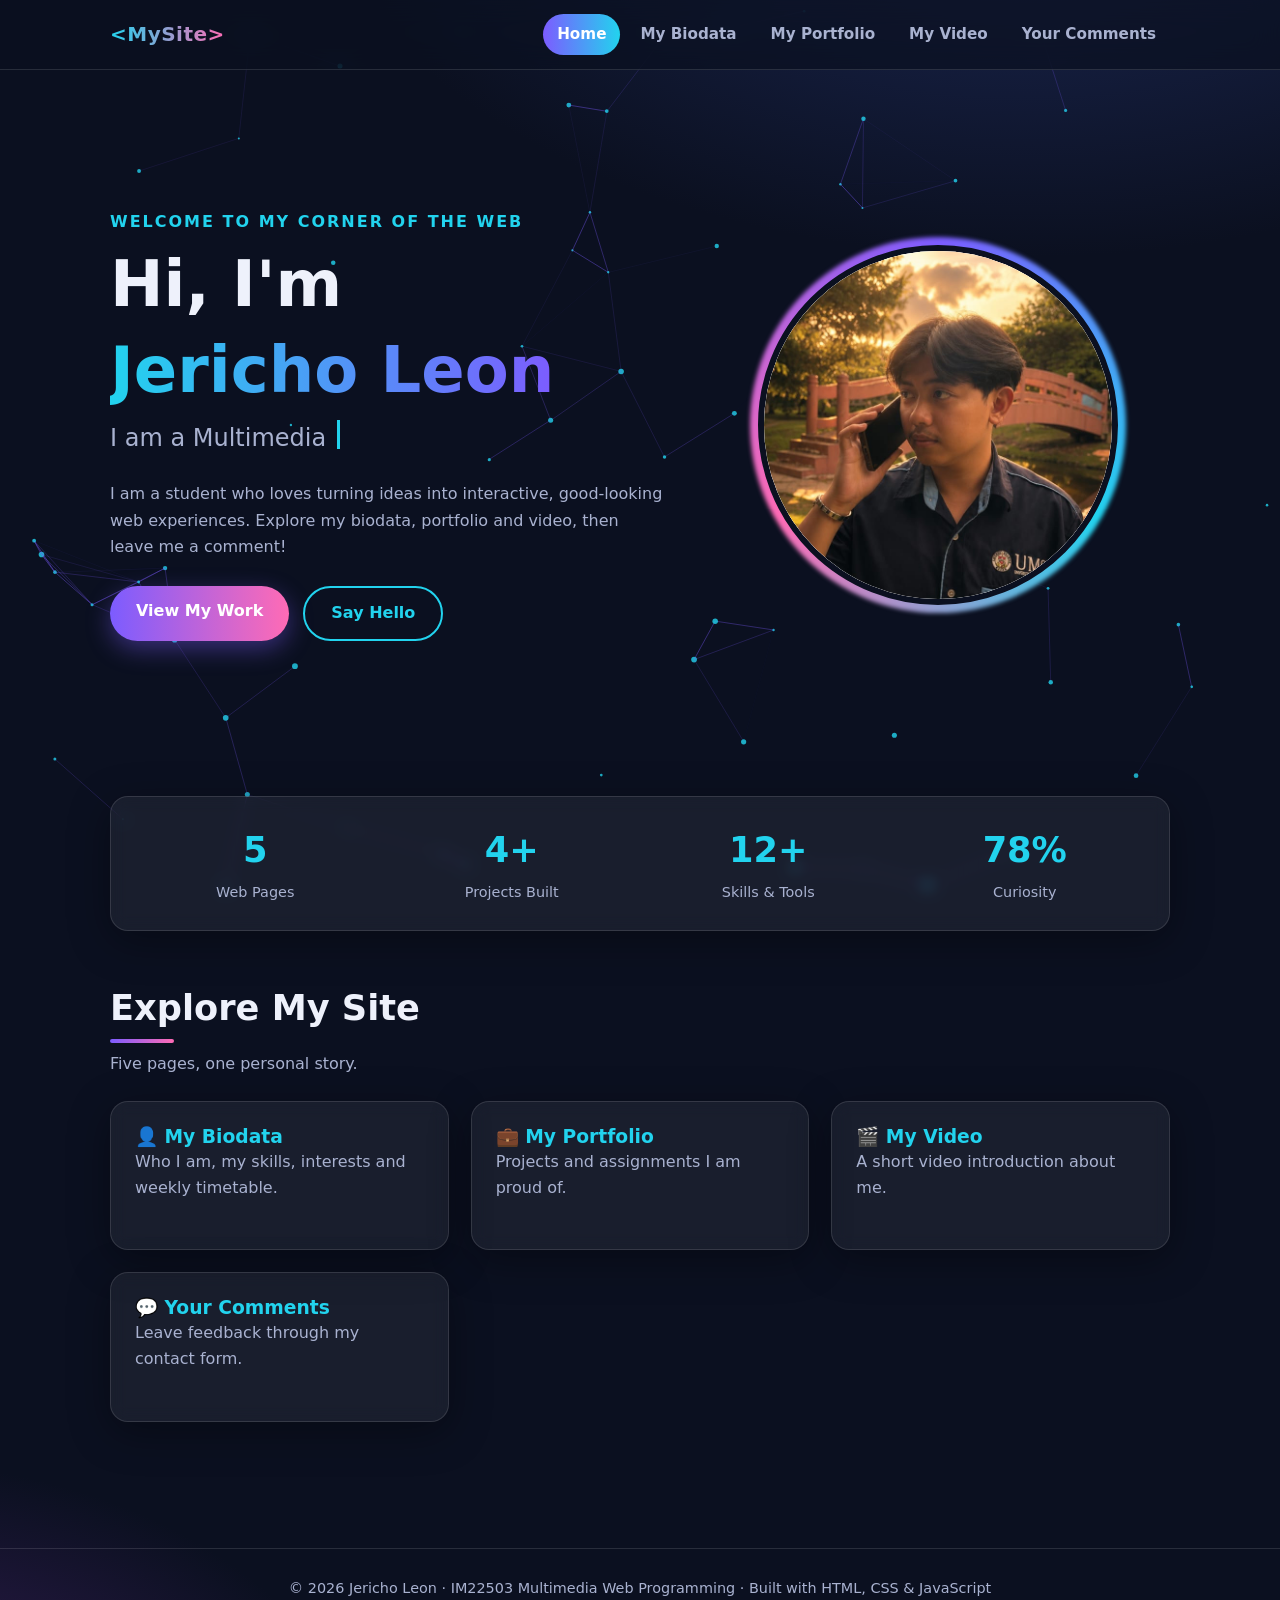
<file: index.html>
<!DOCTYPE html>
<html lang="en">
<head>
  <meta charset="UTF-8">
  <meta name="viewport" content="width=device-width, initial-scale=1">
  <meta name="description" content="Personal portfolio homepage of Your Name">
  <title>Home | My Site</title>
  <link rel="stylesheet" href="css/style.css">
</head>
<body>
  <a class="skip-link" href="#main">Skip to content</a>
  <canvas id="bg-canvas" aria-hidden="true"></canvas>
  <header class="site-header">
    <nav class="nav" aria-label="Main navigation">
      <a class="logo" href="index.html">&lt;MySite&gt;</a>
      <button class="menu-btn" aria-label="Toggle menu" aria-expanded="false">&#9776;</button>
      <ul>
        <li><a href="index.html" class="active" aria-current="page">Home</a></li>
        <li><a href="biodata.html">My Biodata</a></li>
        <li><a href="portfolio.html">My Portfolio</a></li>
        <li><a href="video.html">My Video</a></li>
        <li><a href="comments.html">Your Comments</a></li>
      </ul>
    </nav>
  </header>
  <main id="main">

    <section class="hero">
      <div>
        <p class="hi">Welcome to my corner of the web</p>
        <h1>Hi, I'm</h1>
        <h1><span class="grad">Jericho Leon</span></h1>
        <p class="typing">I am <span id="typewriter"></span><span class="cursor" aria-hidden="true"></span></p>
        <p class="lead" style="margin-top:14px">I am a student who loves turning ideas into interactive, good-looking web experiences. Explore my biodata, portfolio and video, then leave me a comment!</p>
        <div class="hero-actions">
          <a class="btn" href="portfolio.html">View My Work</a>
          <a class="btn ghost" href="comments.html">Say Hello</a>
        </div>
      </div>
      <div class="avatar-wrap">
        <img src="assets/profile.svg" alt="Profile picture of Your Name" width="360" height="360">
      </div>
    </section>

    <section class="reveal" aria-label="Quick facts">
      <div class="card stats">
        <div><div class="num" data-count="5" data-suffix="">0</div><span>Web Pages</span></div>
        <div><div class="num" data-count="4" data-suffix="+">0</div><span>Projects Built</span></div>
        <div><div class="num" data-count="12" data-suffix="+">0</div><span>Skills &amp; Tools</span></div>
        <div><div class="num" data-count="100" data-suffix="%">0</div><span>Curiosity</span></div>
      </div>
    </section>

    <section class="reveal">
      <h2 class="section-title">Explore My Site</h2>
      <p class="lead">Five pages, one personal story.</p>
      <div class="grid cols-3">
        <a class="card" href="biodata.html"><h3>&#128100; My Biodata</h3><p class="lead">Who I am, my skills, interests and weekly timetable.</p></a>
        <a class="card" href="portfolio.html"><h3>&#128188; My Portfolio</h3><p class="lead">Projects and assignments I am proud of.</p></a>
        <a class="card" href="video.html"><h3>&#127916; My Video</h3><p class="lead">A short video introduction about me.</p></a>
        <a class="card" href="comments.html"><h3>&#128172; Your Comments</h3><p class="lead">Leave feedback through my contact form.</p></a>
      </div>
    </section>

  </main>
  <footer>
    <p>&copy; <span id="year">2026</span> Jericho Leon &middot; IM22503 Multimedia Web Programming &middot; Built with HTML, CSS &amp; JavaScript</p>
  </footer>
  <script src="js/main.js"></script>
</body>
</html>
</file>
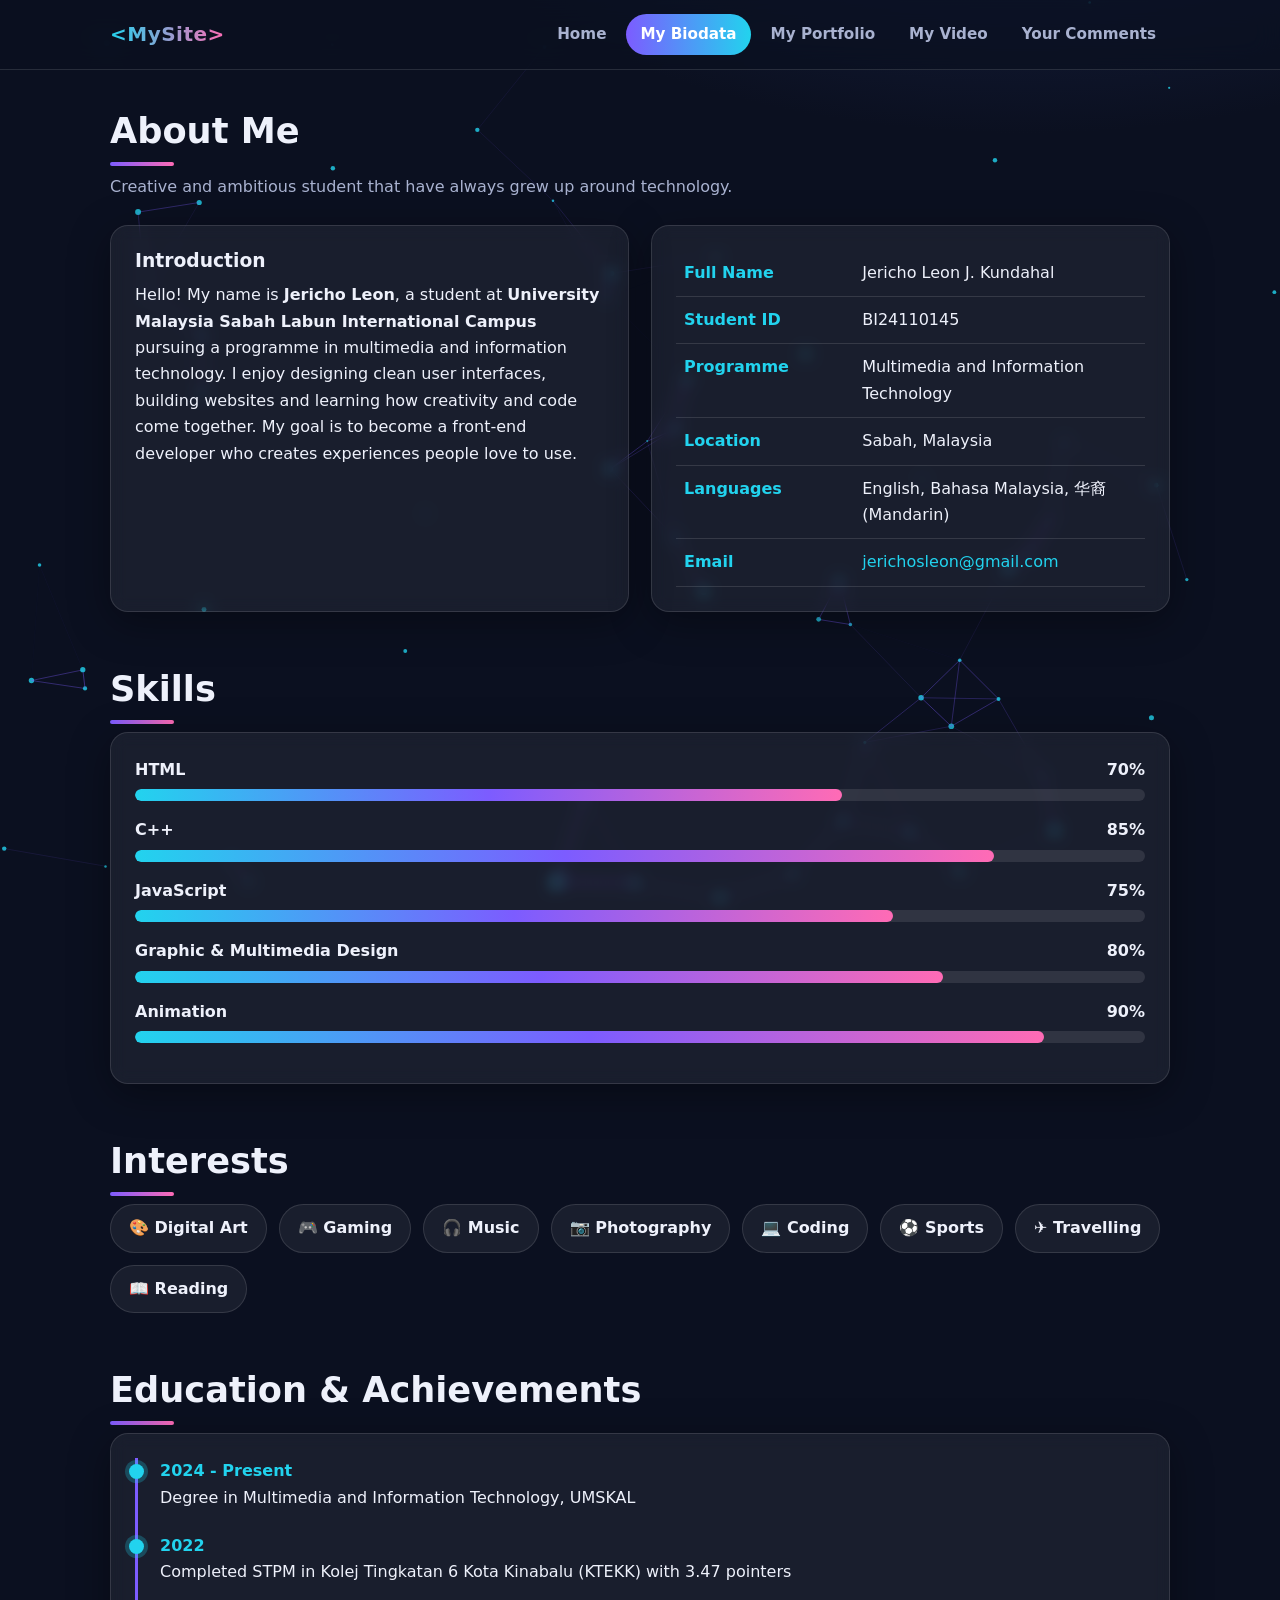
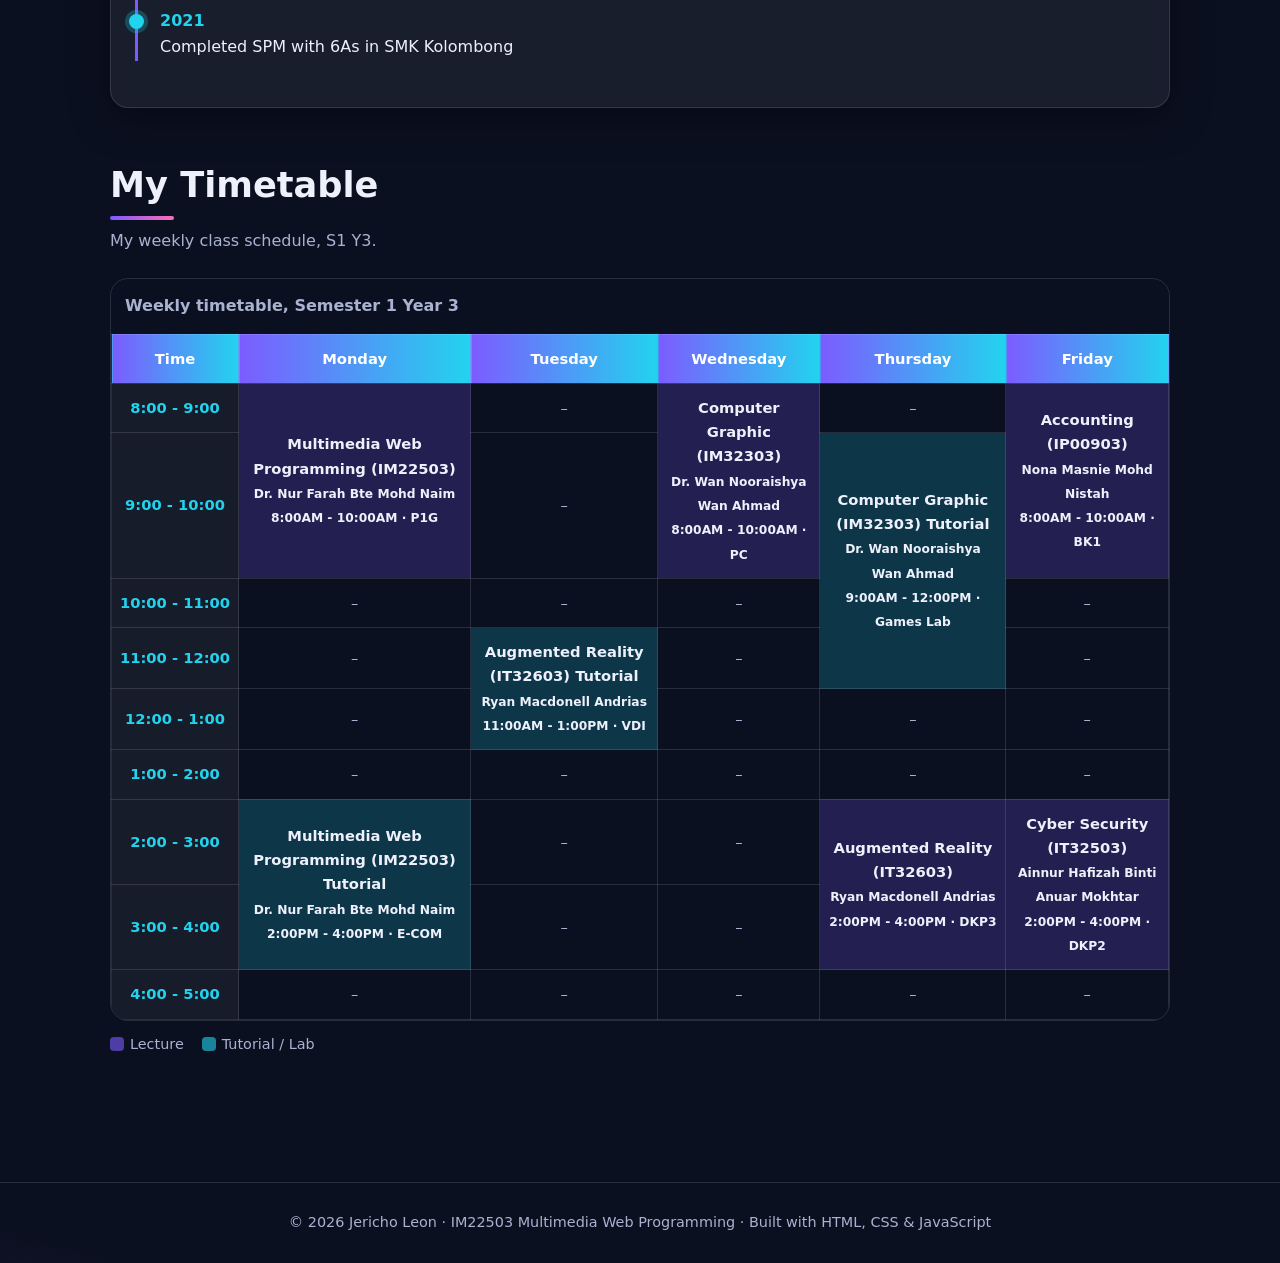
<file: biodata.html>
<!DOCTYPE html>
<html lang="en">
<head>
  <meta charset="UTF-8">
  <meta name="viewport" content="width=device-width, initial-scale=1">
  <meta name="description" content="Biodata, skills, interests and timetable of Your Name">
  <title>My Biodata | My Site</title>
  <link rel="stylesheet" href="css/style.css">
</head>
<body>
  <a class="skip-link" href="#main">Skip to content</a>
  <canvas id="bg-canvas" aria-hidden="true"></canvas>
  <header class="site-header">
    <nav class="nav" aria-label="Main navigation">
      <a class="logo" href="index.html">&lt;MySite&gt;</a>
      <button class="menu-btn" aria-label="Toggle menu" aria-expanded="false">&#9776;</button>
      <ul>
        <li><a href="index.html">Home</a></li>
        <li><a href="biodata.html" class="active" aria-current="page">My Biodata</a></li>
        <li><a href="portfolio.html">My Portfolio</a></li>
        <li><a href="video.html">My Video</a></li>
        <li><a href="comments.html">Your Comments</a></li>
      </ul>
    </nav>
  </header>
  <main id="main">

    <section class="reveal">
      <h2 class="section-title">About Me</h2>
      <p class="lead">Creative and ambitious student that have always grew up around technology.</p>
      <div class="grid cols-2">
        <div class="card">
          <h3 style="margin-bottom:10px">Introduction</h3>
          <p>Hello! My name is <b>Jericho Leon</b>, a student at <b>University Malaysia Sabah Labun International Campus</b> pursuing a programme in multimedia and information technology. I enjoy designing clean user interfaces, building websites and learning how creativity and code come together. My goal is to become a front-end developer who creates experiences people love to use.</p>
        </div>
        <div class="card">
          <table class="profile-table">
            <tr><th scope="row">Full Name</th><td>Jericho Leon J. Kundahal</td></tr>
            <tr><th scope="row">Student ID</th><td>BI24110145</td></tr>
            <tr><th scope="row">Programme</th><td>Multimedia and Information Technology</td></tr>
            <tr><th scope="row">Location</th><td>Sabah, Malaysia</td></tr>
            <tr><th scope="row">Languages</th><td>English, Bahasa Malaysia, 华裔(Mandarin)</td></tr>
            <tr><th scope="row">Email</th><td><a href="mailto:you@example.com">jerichosleon@gmail.com</a></td></tr>
          </table>
        </div>
      </div>
    </section>

    <section class="reveal">
      <h2 class="section-title">Skills</h2>
      <div class="card"><div class="skill"><div class="skill-head"><span>HTML</span><span>70%</span></div><div class="bar" role="img" aria-label="HTML proficiency 70 percent"><i data-level="70"></i></div></div><div class="skill"><div class="skill-head"><span>C++</span><span>85%</span></div><div class="bar" role="img" aria-label="CSS3 &amp; Responsive Design proficiency 85 percent"><i data-level="85"></i></div></div><div class="skill"><div class="skill-head"><span>JavaScript</span><span>75%</span></div><div class="bar" role="img" aria-label="JavaScript proficiency 75 percent"><i data-level="75"></i></div></div><div class="skill"><div class="skill-head"><span>Graphic &amp; Multimedia Design</span><span>80%</span></div><div class="bar" role="img" aria-label="Graphic &amp; Multimedia Design proficiency 80 percent"><i data-level="80"></i></div></div><div class="skill"><div class="skill-head"><span>Animation</span><span>90%</span></div><div class="bar" role="img" aria-label="Animation proficiency 90 percent"><i data-level="90"></i></div></div></div>
    </section>

    <section class="reveal">
      <h2 class="section-title">Interests</h2>
      <ul class="chips">
        <li>&#127912; Digital Art</li><li>&#127918; Gaming</li><li>&#127911; Music</li>
        <li>&#128247; Photography</li><li>&#128187; Coding</li><li>&#9917; Sports</li>
        <li>&#9992;&#65039; Travelling</li><li>&#128214; Reading</li>
      </ul>
    </section>

    <section class="reveal">
      <h2 class="section-title">Education &amp; Achievements</h2>
      <div class="card">
        <ul class="timeline">
          <li><b>2024 - Present</b><br>Degree in Multimedia and Information Technology, UMSKAL</li>
          <li><b>2022</b><br>Completed STPM in Kolej Tingkatan 6 Kota Kinabalu (KTEKK) with 3.47 pointers</li>
          <li><b>2021</b><br>Completed SPM with 6As in SMK Kolombong</li>
        </ul>
      </div>
    </section>

    <section class="reveal">
      <h2 class="section-title">My Timetable</h2>
      <p class="lead">My weekly class schedule, S1 Y3. <span id="today-note"></span></p>
      <div class="table-scroll">
        <table class="timetable">
          <caption>Weekly timetable, Semester 1 Year 3</caption>
          <thead>
            <tr>
              <th scope="col">Time</th>
              <th scope="col" data-day="1">Monday</th>
              <th scope="col" data-day="2">Tuesday</th>
              <th scope="col" data-day="3">Wednesday</th>
              <th scope="col" data-day="4">Thursday</th>
              <th scope="col" data-day="5">Friday</th>
            </tr>
          </thead>
          <tbody>
            <tr>
              <th scope="row">8:00 - 9:00</th>
              <td class="class" data-day="1" rowspan="2">Multimedia Web Programming (IM22503)<br><small>Dr. Nur Farah Bte Mohd Naim<br>8:00AM - 10:00AM &middot; P1G</small></td>
              <td class="free" data-day="2">&ndash;</td>
              <td class="class" data-day="3" rowspan="2">Computer Graphic (IM32303)<br><small>Dr. Wan Nooraishya Wan Ahmad<br>8:00AM - 10:00AM &middot; PC</small></td>
              <td class="free" data-day="4">&ndash;</td>
              <td class="class" data-day="5" rowspan="2">Accounting (IP00903)<br><small>Nona Masnie Mohd Nistah<br>8:00AM - 10:00AM &middot; BK1</small></td>
            </tr>
            <tr>
              <th scope="row">9:00 - 10:00</th>
              <td class="free" data-day="2">&ndash;</td>
              <td class="lab" data-day="4" rowspan="3">Computer Graphic (IM32303) Tutorial<br><small>Dr. Wan Nooraishya Wan Ahmad<br>9:00AM - 12:00PM &middot; Games Lab</small></td>
            </tr>
            <tr>
              <th scope="row">10:00 - 11:00</th>
              <td class="free" data-day="1">&ndash;</td>
              <td class="free" data-day="2">&ndash;</td>
              <td class="free" data-day="3">&ndash;</td>
              <td class="free" data-day="5">&ndash;</td>
            </tr>
            <tr>
              <th scope="row">11:00 - 12:00</th>
              <td class="free" data-day="1">&ndash;</td>
              <td class="lab" data-day="2" rowspan="2">Augmented Reality (IT32603) Tutorial<br><small>Ryan Macdonell Andrias<br>11:00AM - 1:00PM &middot; VDI</small></td>
              <td class="free" data-day="3">&ndash;</td>
              <td class="free" data-day="5">&ndash;</td>
            </tr>
            <tr>
              <th scope="row">12:00 - 1:00</th>
              <td class="free" data-day="1">&ndash;</td>
              <td class="free" data-day="3">&ndash;</td>
              <td class="free" data-day="4">&ndash;</td>
              <td class="free" data-day="5">&ndash;</td>
            </tr>
            <tr>
              <th scope="row">1:00 - 2:00</th>
              <td class="free" data-day="1">&ndash;</td>
              <td class="free" data-day="2">&ndash;</td>
              <td class="free" data-day="3">&ndash;</td>
              <td class="free" data-day="4">&ndash;</td>
              <td class="free" data-day="5">&ndash;</td>
            </tr>
            <tr>
              <th scope="row">2:00 - 3:00</th>
              <td class="lab" data-day="1" rowspan="2">Multimedia Web Programming (IM22503) Tutorial<br><small>Dr. Nur Farah Bte Mohd Naim<br>2:00PM - 4:00PM &middot; E-COM</small></td>
              <td class="free" data-day="2">&ndash;</td>
              <td class="free" data-day="3">&ndash;</td>
              <td class="class" data-day="4" rowspan="2">Augmented Reality (IT32603)<br><small>Ryan Macdonell Andrias<br>2:00PM - 4:00PM &middot; DKP3</small></td>
              <td class="class" data-day="5" rowspan="2">Cyber Security (IT32503)<br><small>Ainnur Hafizah Binti Anuar Mokhtar<br>2:00PM - 4:00PM &middot; DKP2</small></td>
            </tr>
            <tr>
              <th scope="row">3:00 - 4:00</th>
              <td class="free" data-day="2">&ndash;</td>
              <td class="free" data-day="3">&ndash;</td>
            </tr>
            <tr>
              <th scope="row">4:00 - 5:00</th>
              <td class="free" data-day="1">&ndash;</td>
              <td class="free" data-day="2">&ndash;</td>
              <td class="free" data-day="3">&ndash;</td>
              <td class="free" data-day="4">&ndash;</td>
              <td class="free" data-day="5">&ndash;</td>
            </tr>
          </tbody>
        </table>
      </div>
      <div class="legend"><span class="l1">Lecture</span><span class="l2">Tutorial / Lab</span></div>
    </section>

  </main>
  <footer>
    <p>&copy; <span id="year">2026</span> Jericho Leon &middot; IM22503 Multimedia Web Programming &middot; Built with HTML, CSS &amp; JavaScript</p>
  <script src="js/main.js"></script>
</body>
</html>
</file>
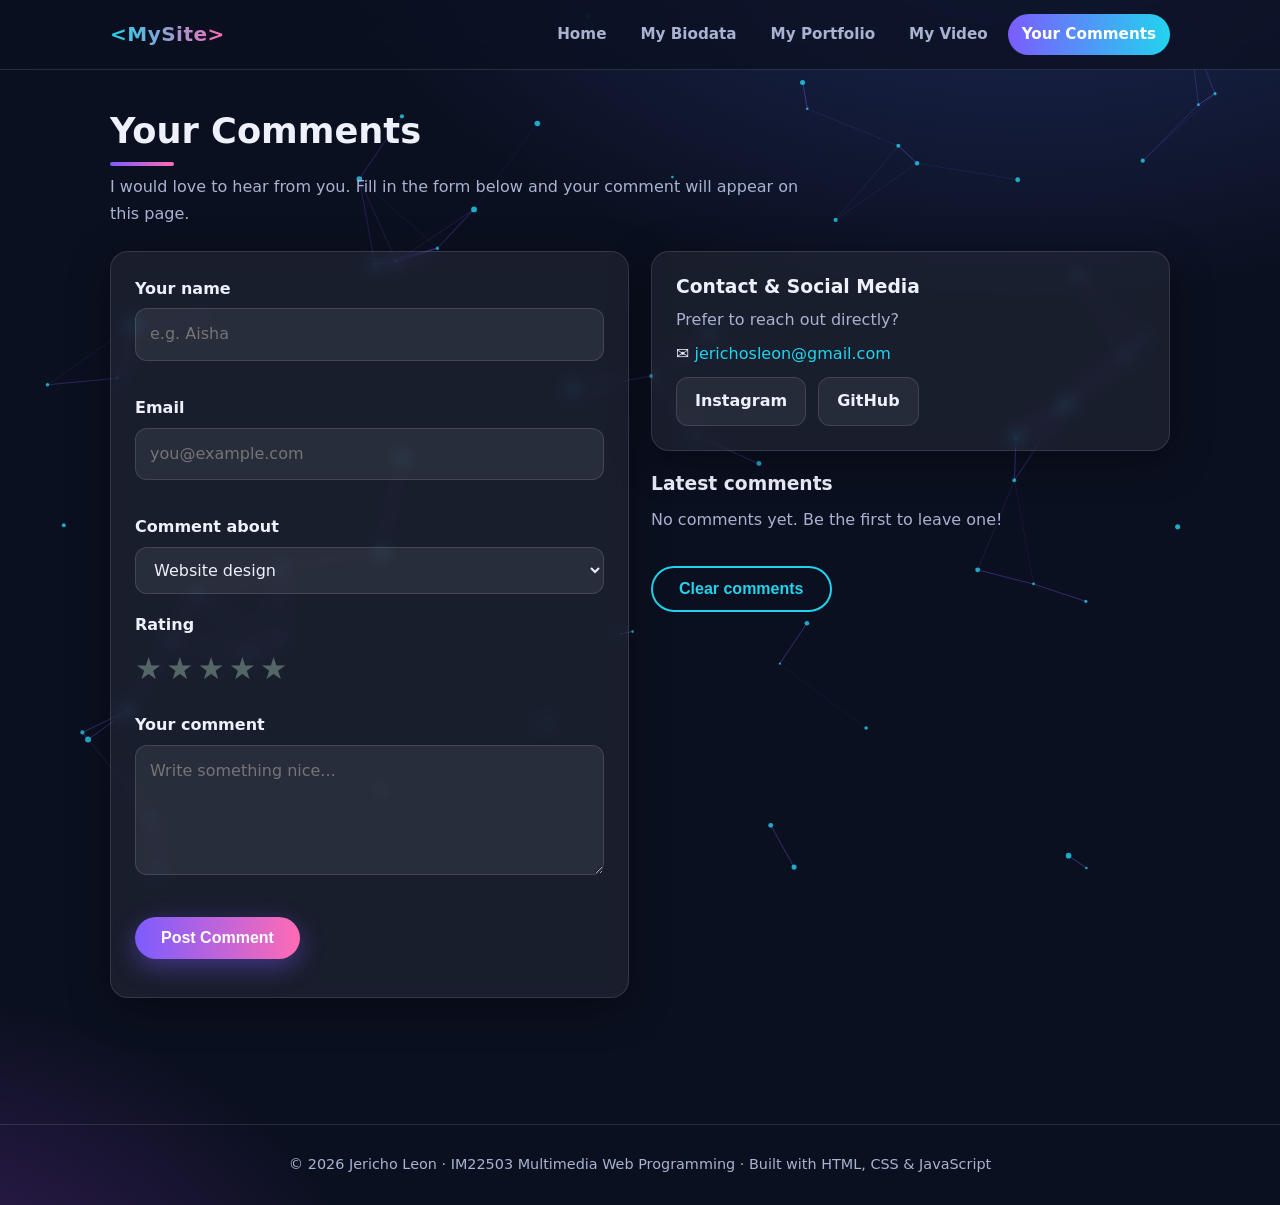
<file: comments.html>
<!DOCTYPE html>
<html lang="en">
<head>
  <meta charset="UTF-8">
  <meta name="viewport" content="width=device-width, initial-scale=1">
  <meta name="description" content="Leave a comment and contact Your Name">
  <title>Your Comments | My Site</title>
  <link rel="stylesheet" href="css/style.css">
</head>
<body>
  <a class="skip-link" href="#main">Skip to content</a>
  <canvas id="bg-canvas" aria-hidden="true"></canvas>
  <header class="site-header">
    <nav class="nav" aria-label="Main navigation">
      <a class="logo" href="index.html">&lt;MySite&gt;</a>
      <button class="menu-btn" aria-label="Toggle menu" aria-expanded="false">&#9776;</button>
      <ul>
        <li><a href="index.html">Home</a></li>
        <li><a href="biodata.html">My Biodata</a></li>
        <li><a href="portfolio.html">My Portfolio</a></li>
        <li><a href="video.html">My Video</a></li>
        <li><a href="comments.html" class="active" aria-current="page">Your Comments</a></li>
      </ul>
    </nav>
  </header>
  <main id="main">

    <section class="reveal">
      <h2 class="section-title">Your Comments</h2>
      <p class="lead">I would love to hear from you. Fill in the form below and your comment will appear on this page.</p>
      <div class="grid cols-2">
        <form id="comment-form" class="card" novalidate>
          <div class="field">
            <label for="name">Your name</label>
            <input type="text" id="name" name="name" autocomplete="name" placeholder="e.g. Aisha">
            <div class="error" id="err-name" role="alert"></div>
          </div>
          <div class="field">
            <label for="email">Email</label>
            <input type="email" id="email" name="email" autocomplete="email" placeholder="you@example.com">
            <div class="error" id="err-email" role="alert"></div>
          </div>
          <div class="field">
            <label for="topic">Comment about</label>
            <select id="topic" name="topic">
              <option>Website design</option><option>Portfolio</option><option>Video</option><option>General feedback</option>
            </select>
          </div>
          <div class="field">
            <span id="rating-label" style="display:block;font-weight:600;margin-bottom:6px">Rating</span>
            <div class="stars" role="radiogroup" aria-labelledby="rating-label">
              <input type="radio" id="r5" name="rating" value="5"><label for="r5" title="5 stars">&#9733;<span class="sr" hidden>5</span></label>
              <input type="radio" id="r4" name="rating" value="4"><label for="r4" title="4 stars">&#9733;</label>
              <input type="radio" id="r3" name="rating" value="3"><label for="r3" title="3 stars">&#9733;</label>
              <input type="radio" id="r2" name="rating" value="2"><label for="r2" title="2 stars">&#9733;</label>
              <input type="radio" id="r1" name="rating" value="1"><label for="r1" title="1 star">&#9733;</label>
            </div>
          </div>
          <div class="field">
            <label for="message">Your comment</label>
            <textarea id="message" name="message" placeholder="Write something nice..."></textarea>
            <div class="error" id="err-message" role="alert"></div>
          </div>
          <button class="btn" type="submit">Post Comment</button>
          <p id="form-msg" class="form-msg" role="status"></p>
        </form>

        <div>
          <div class="card" style="margin-bottom:22px">
            <h3>Contact &amp; Social Media</h3>
            <p class="lead" style="margin:8px 0">Prefer to reach out directly?</p>
            <p>&#9993; <a href="mailto:jerichosleon@gmail.com">jerichosleon@gmail.com</a></p>
            <div class="socials">
              <a href="https://www.instagram.com/jr_jrxch/" target="_blank" rel="noopener">Instagram</a>
              <a href="https://github.com/jerjer244" target="_blank" rel="noopener">GitHub</a>
            </div>
          </div>
          <h3 style="margin-bottom:12px">Latest comments</h3>
          <div id="comment-list" aria-live="polite"></div>
          <button class="btn ghost" id="clear-comments" type="button" style="margin-top:8px">Clear comments</button>
        </div>
      </div>
    </section>

  </main>
  <footer>
    <p>&copy; <span id="year">2026</span> Jericho Leon &middot; IM22503 Multimedia Web Programming &middot; Built with HTML, CSS &amp; JavaScript</p>
  </footer>
  <script src="js/main.js"></script>
</body>
</html>
</file>
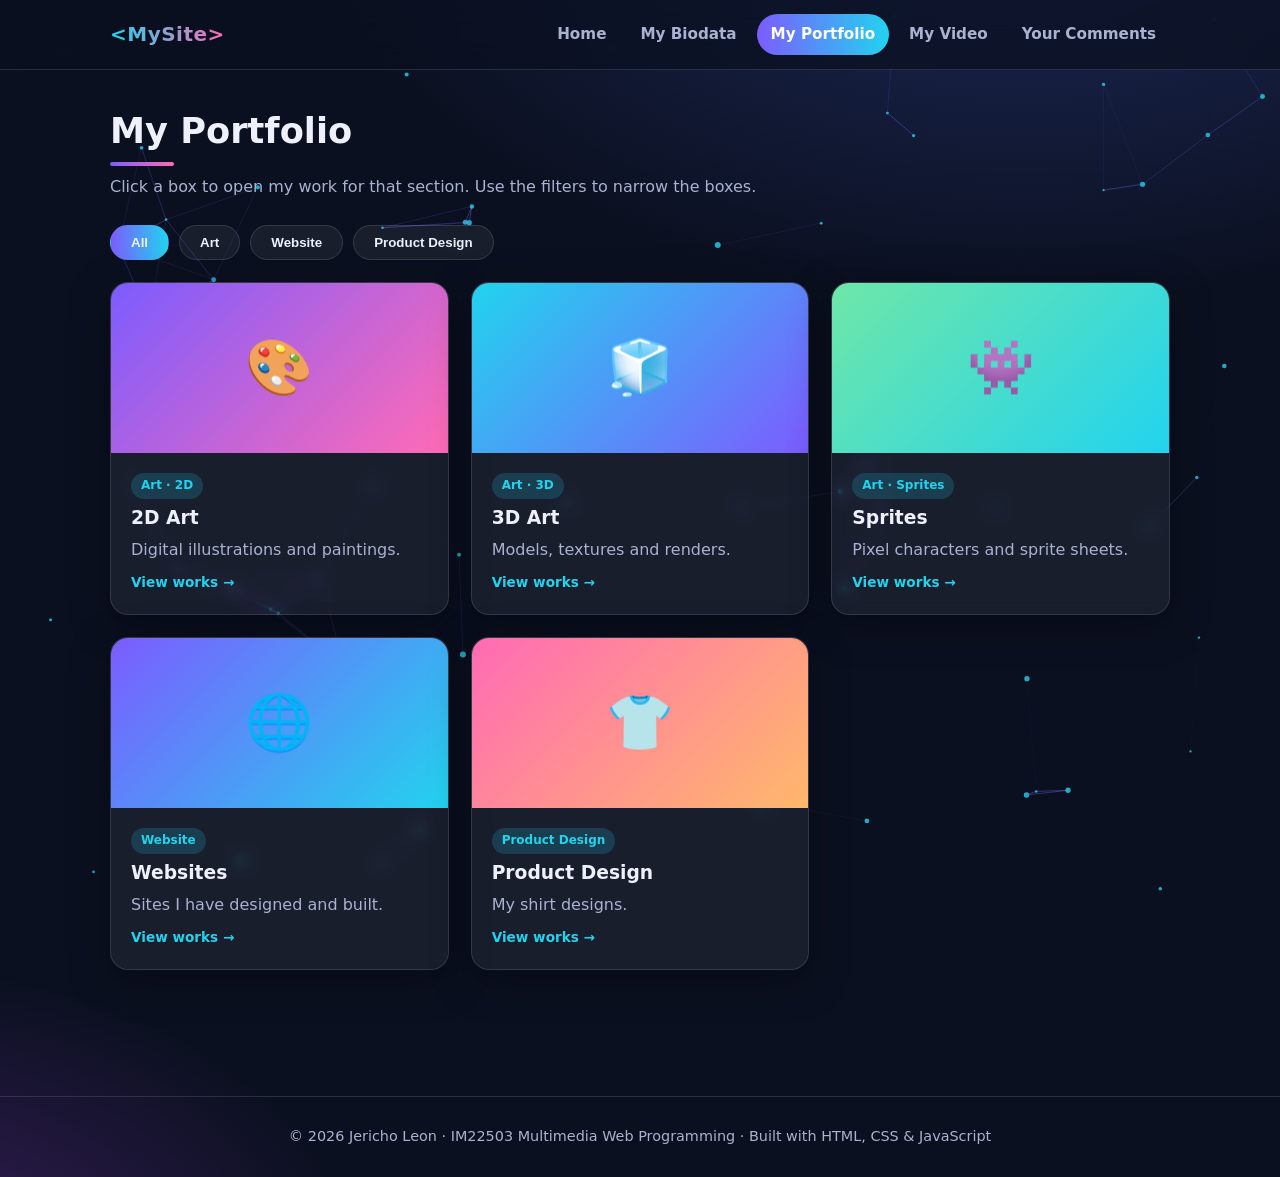
<file: portfolio.html>
<!DOCTYPE html>
<html lang="en">
<head>
  <meta charset="UTF-8">
  <meta name="viewport" content="width=device-width, initial-scale=1">
  <meta name="description" content="Projects and assignments by Your Name">
  <title>My Portfolio | My Site</title>
  <link rel="stylesheet" href="css/style.css">
</head>
<body>
  <a class="skip-link" href="#main">Skip to content</a>
  <canvas id="bg-canvas" aria-hidden="true"></canvas>
  <header class="site-header">
    <nav class="nav" aria-label="Main navigation">
      <a class="logo" href="index.html">&lt;MySite&gt;</a>
      <button class="menu-btn" aria-label="Toggle menu" aria-expanded="false">&#9776;</button>
      <ul>
        <li><a href="index.html">Home</a></li>
        <li><a href="biodata.html">My Biodata</a></li>
        <li><a href="portfolio.html" class="active" aria-current="page">My Portfolio</a></li>
        <li><a href="video.html">My Video</a></li>
        <li><a href="comments.html">Your Comments</a></li>
      </ul>
    </nav>
  </header>
  <main id="main">

        <section class="reveal">
      <h2 class="section-title">My Portfolio</h2>
      <p class="lead">Click a box to open my work for that section. Use the filters to narrow the boxes.</p>

      <div class="filters" role="group" aria-label="Filter projects">
        <button class="on" data-filter="all" aria-pressed="true">All</button>
        <button data-filter="art" aria-pressed="false">Art</button>
        <button data-filter="website" aria-pressed="false">Website</button>
        <button data-filter="product" aria-pressed="false">Product Design</button>
      </div>

      <!-- CLICKABLE BOXES -->
      <div class="grid cols-3">
        <div class="card project cat-tile reveal" data-cat="art" data-open="art2d" role="button" tabindex="0">
          <div class="thumb" style="background:linear-gradient(135deg,#7c5cff,#ff6bb5)" aria-hidden="true">&#127912;</div>
          <div class="body"><span class="tag">Art &middot; 2D</span><h3>2D Art</h3>
            <p class="lead" style="margin:0">Digital illustrations and paintings.</p><span class="open-hint">View works &rarr;</span></div>
        </div>
        <div class="card project cat-tile reveal" data-cat="art" data-open="art3d" role="button" tabindex="0">
          <div class="thumb" style="background:linear-gradient(135deg,#22d3ee,#7c5cff)" aria-hidden="true">&#129482;</div>
          <div class="body"><span class="tag">Art &middot; 3D</span><h3>3D Art</h3>
            <p class="lead" style="margin:0">Models, textures and renders.</p><span class="open-hint">View works &rarr;</span></div>
        </div>
        <div class="card project cat-tile reveal" data-cat="art" data-open="sprites" role="button" tabindex="0">
          <div class="thumb" style="background:linear-gradient(135deg,#6ee7a8,#22d3ee)" aria-hidden="true">&#128126;</div>
          <div class="body"><span class="tag">Art &middot; Sprites</span><h3>Sprites</h3>
            <p class="lead" style="margin:0">Pixel characters and sprite sheets.</p><span class="open-hint">View works &rarr;</span></div>
        </div>
        <div class="card project cat-tile reveal" data-cat="website" data-open="website" role="button" tabindex="0">
          <div class="thumb" style="background:linear-gradient(135deg,#7c5cff,#22d3ee)" aria-hidden="true">&#127760;</div>
          <div class="body"><span class="tag">Website</span><h3>Websites</h3>
            <p class="lead" style="margin:0">Sites I have designed and built.</p><span class="open-hint">View works &rarr;</span></div>
        </div>
        <div class="card project cat-tile reveal" data-cat="product" data-open="product" role="button" tabindex="0">
          <div class="thumb" style="background:linear-gradient(135deg,#ff6bb5,#ffb86b)" aria-hidden="true">&#128085;</div>
          <div class="body"><span class="tag">Product Design</span><h3>Product Design</h3>
            <p class="lead" style="margin:0">My shirt designs.</p><span class="open-hint">View works &rarr;</span></div>
        </div>
      </div>
    </section>

    <!-- ========== POP-UP WINDOWS (one per box) ========== -->

    <div class="modal" id="modal-art2d" role="dialog" aria-modal="true" aria-labelledby="t-art2d">
      <div class="modal-box">
        <div class="modal-head"><h3 id="t-art2d">&#127912; 2D Art</h3><button class="modal-close" aria-label="Close">&times;</button></div>
        <div class="modal-body">
          <p class="lead">Click an image to preview it larger.</p>
          <div class="gallery">
            <figure><img src="assets/portfolio/art/2d/art1.png" alt="Sketch of A Witty Girl" loading="lazy"><figcaption>Sketch of A Witty Girl</figcaption></figure>
            <figure><img src="assets/portfolio/art/2d/art2.jpeg" alt="Irene Illustration" loading="lazy"><figcaption>Irene Illustration</figcaption></figure>
            <figure><img src="assets/portfolio/art/2d/art3.jpeg" alt="NoZe Illustration" loading="lazy"><figcaption>NoZe Illustration</figcaption></figure>
            <figure><img src="assets/portfolio/art/2d/art4.jpeg" alt="Lisa Illustration" loading="lazy"><figcaption>Lisa Illustration</figcaption></figure>
          </div>
        </div>
      </div>
    </div>

    <div class="modal" id="modal-art3d" role="dialog" aria-modal="true" aria-labelledby="t-art3d">
      <div class="modal-box">
        <div class="modal-head"><h3 id="t-art3d">&#129482; 3D Art</h3><button class="modal-close" aria-label="Close">&times;</button></div>
        <div class="modal-body">
          <p class="lead">Click an image to preview it larger.</p>
          <div class="gallery">
            <figure><img src="assets/portfolio/art/3d/render1.jpeg" alt="3D render 1" loading="lazy"><figcaption>3D render 1</figcaption></figure>
            <figure><img src="assets/portfolio/art/3d/render2.png" alt="3D render 2" loading="lazy"><figcaption>3D render 2</figcaption></figure>
            <figure><img src="assets/portfolio/art/3d/render3.png" alt="3D render 3" loading="lazy"><figcaption>3D render 3</figcaption></figure>
            <figure><img src="assets/portfolio/art/3d/render4.png" alt="3D render 4" loading="lazy"><figcaption>3D render 4</figcaption></figure>
            <figure><img src="assets/portfolio/art/3d/render5.png" alt="3D render 5" loading="lazy"><figcaption>3D render 5</figcaption></figure>
            <figure><img src="assets/portfolio/art/3d/render6.png" alt="3D render 6" loading="lazy"><figcaption>3D render 6</figcaption></figure>
          </div>
        </div>
      </div>
    </div>

    <div class="modal" id="modal-sprites" role="dialog" aria-modal="true" aria-labelledby="t-sprites">
      <div class="modal-box">
        <div class="modal-head"><h3 id="t-sprites">&#128126; Sprites</h3><button class="modal-close" aria-label="Close">&times;</button></div>
        <div class="modal-body">
          <p class="lead">Click an image to preview it larger.</p>
          <div class="gallery">
            <figure><img src="assets/portfolio/art/sprites/sprite1.png" alt="Sprite sheet 1" loading="lazy"><figcaption>Sprite sheet 1</figcaption></figure>
            <figure><img src="assets/portfolio/art/sprites/sprite2.png" alt="Sprite sheet 2" loading="lazy"><figcaption>Sprite sheet 2</figcaption></figure>
          </div>
        </div>
      </div>
    </div>
    <div class="modal" id="modal-website" role="dialog" aria-modal="true" aria-labelledby="t-website">
      <div class="modal-box">
        <div class="modal-head"><h3 id="t-website">&#127760; Websites</h3><button class="modal-close" aria-label="Close">&times;</button></div>
        <div class="modal-body">
          <p class="lead">Screenshots of my websites. Click to preview.</p>
          
          <div class="gallery">
            <div class="modal-box2">
              <div class="modal-head"><h3 id="t-website">&#127760; Keyframe Lab</h3><figcaption><a href="https://jerjer244.github.io/Keyframe-Lab/index.html" target="_blank" rel="noopener">Visit</a></figcaption></div>
                <div class="modal-body">
                  <div class="gallery">
                      <figure><img src="assets/portfolio/website/mm1.png" alt="Website 2 screenshot" loading="lazy"></figure>
                      <figure><img src="assets/portfolio/website/mm2.png" alt="Website 2 screenshot" loading="lazy"></figure>
                      <figure><img src="assets/portfolio/website/mm3.png" alt="Website 2 screenshot" loading="lazy"></figure>
                      <figure><img src="assets/portfolio/website/mm4.png" alt="Website 2 screenshot" loading="lazy"></figure>
                  </div>
                </div>
              </div>
            </div>
    
            <div class="gallery">
              <div class="modal-box2">
                <div class="modal-head"><h3 id="t-website">&#127760; Famili</h3><figcaption><a href="https://jerjer244.github.io/Famili/index.html" target="_blank" rel="noopener">Visit</a></figcaption></div>
                  <div class="modal-body">
                    <div class="gallery">
                      <figure><img src="assets/portfolio/website/1.png" alt="Website 2 screenshot" loading="lazy"></figure>
                      <figure><img src="assets/portfolio/website/2.png" alt="Website 2 screenshot" loading="lazy"></figure>
                      <figure><img src="assets/portfolio/website/3.png" alt="Website 2 screenshot" loading="lazy"></figure>
                    </div>
                  </div>
                </div>
              </div>
            </div>
          </div>
  </div>
  

    <div class="modal" id="modal-product" role="dialog" aria-modal="true" aria-labelledby="t-product">
      <div class="modal-box">
        <div class="modal-head"><h3 id="t-product">&#128085; Product Design</h3><button class="modal-close" aria-label="Close">&times;</button></div>
        <div class="modal-body">
          <p class="lead">My shirt designs. Click an image to preview it larger.</p>
          <div class="gallery">
            <figure><img src="assets/portfolio/product/shirt1.jpg" alt="Shirt design 1" loading="lazy"><figcaption>Shirt design 1</figcaption></figure>
            <figure><img src="assets/portfolio/product/shirt2.jpg" alt="Shirt design 2" loading="lazy"><figcaption>Shirt design 2</figcaption></figure>
            <figure><img src="assets/portfolio/product/shirt3.jpg" alt="Shirt design 3" loading="lazy"><figcaption>Shirt design 3</figcaption></figure>
          </div>
        </div>
      </div>
    </div>

  </main>
  <footer>
    <p>&copy; <span id="year">2026</span> Jericho Leon &middot; IM22503 Multimedia Web Programming &middot; Built with HTML, CSS &amp; JavaScript</p>
  </footer>
  <script src="js/main.js"></script>
</body>
</html>
</file>
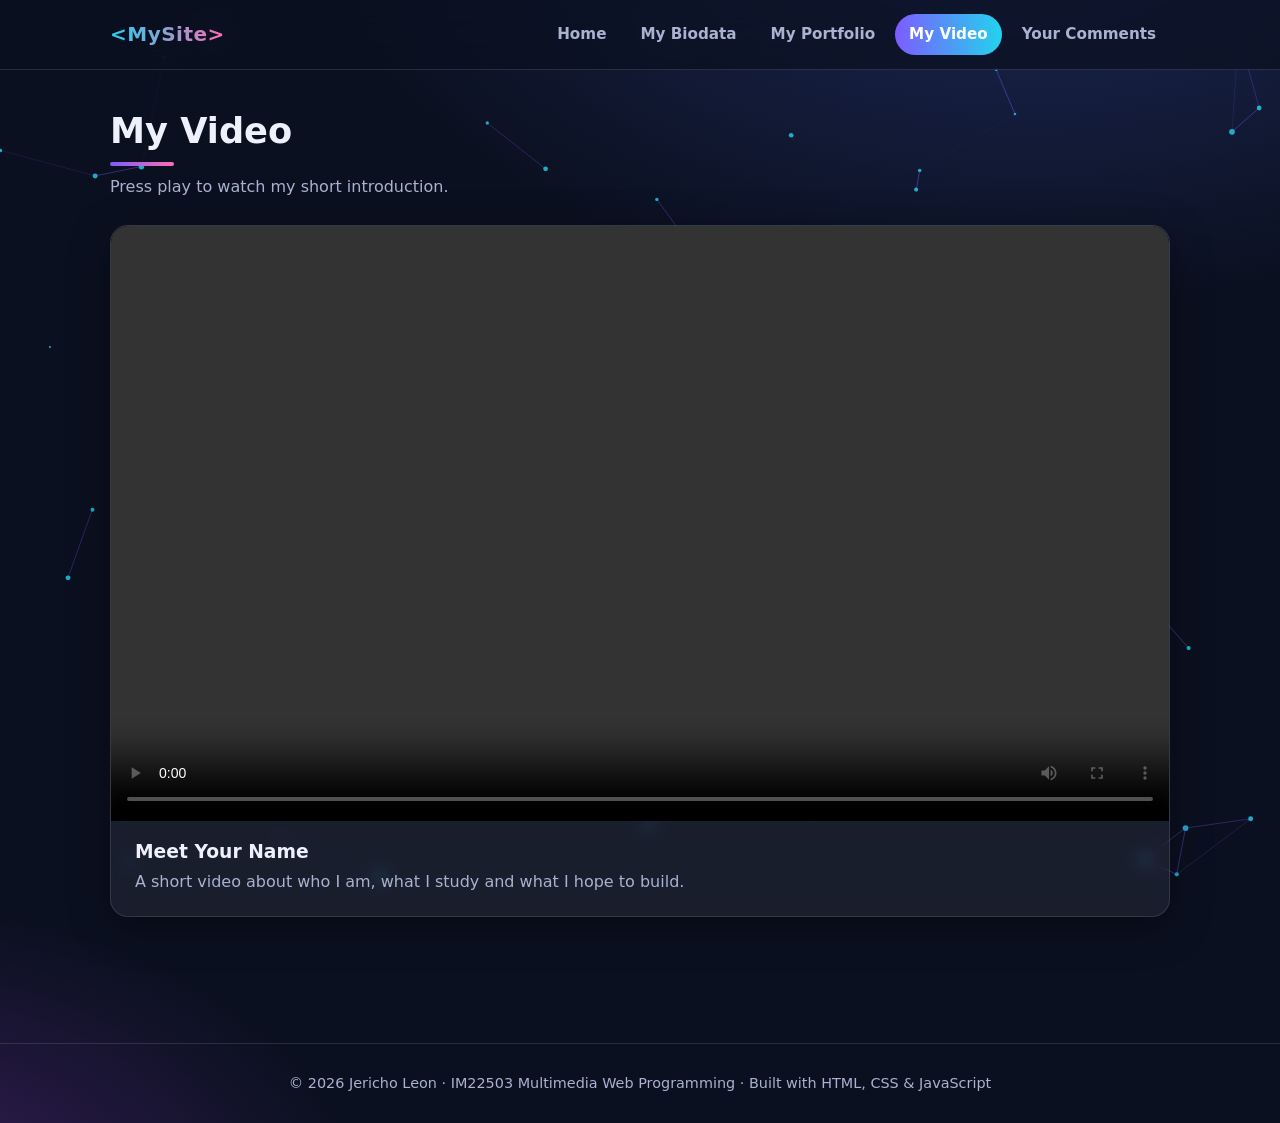
<file: video.html>
<!DOCTYPE html>
<html lang="en">
<head>
  <meta charset="UTF-8">
  <meta name="viewport" content="width=device-width, initial-scale=1">
  <meta name="description" content="Video introduction by Your Name">
  <title>My Video | My Site</title>
  <link rel="stylesheet" href="css/style.css">
</head>
<body>
  <a class="skip-link" href="#main">Skip to content</a>
  <canvas id="bg-canvas" aria-hidden="true"></canvas>
  <header class="site-header">
    <nav class="nav" aria-label="Main navigation">
      <a class="logo" href="index.html">&lt;MySite&gt;</a>
      <button class="menu-btn" aria-label="Toggle menu" aria-expanded="false">&#9776;</button>
      <ul>
        <li><a href="index.html">Home</a></li>
        <li><a href="biodata.html">My Biodata</a></li>
        <li><a href="portfolio.html">My Portfolio</a></li>
        <li><a href="video.html" class="active" aria-current="page">My Video</a></li>
        <li><a href="comments.html">Your Comments</a></li>
      </ul>
    </nav>
  </header>
  <main id="main">

    <section class="reveal">
      <h2 class="section-title">My Video</h2>
      <p class="lead">Press play to watch my short introduction.</p>
      <div class="card video-box">
        <video controls preload="metadata" playsinline>
          <source src="assets/intro.mp4" type="video/mp4">
          Your browser does not support the video tag.
        </video>
        <div class="video-info">
          <h3>Meet Your Name</h3>
          <p class="lead" style="margin:6px 0 0">A short video about who I am, what I study and what I hope to build.</p>
        </div>
      </div>
    </section>

  </main>
  <footer>
    <p>&copy; <span id="year">2026</span> Jericho Leon &middot; IM22503 Multimedia Web Programming &middot; Built with HTML, CSS &amp; JavaScript</p>
  </footer>
  <script src="js/main.js"></script>
</body>
</html>
</file>
<file: css/style.css>
/* ===== Theme ===== */
:root {
  --bg: #0b1020;
  --bg2: #121a33;
  --card: rgba(255, 255, 255, 0.06);
  --border: rgba(255, 255, 255, 0.12);
  --text: #eef1fb;
  --muted: #a9b2d0;
  --accent: #7c5cff;
  --accent2: #22d3ee;
  --accent3: #ff6bb5;
  --radius: 18px;
  --shadow: 0 10px 40px rgba(0, 0, 0, 0.35);
}
* { box-sizing: border-box; margin: 0; padding: 0; }
html { scroll-behavior: smooth; }
body {
  font-family: "Segoe UI", system-ui, -apple-system, Roboto, Arial, sans-serif;
  background: radial-gradient(1200px 700px at 80% -10%, #1d2a5a 0%, transparent 60%),
              radial-gradient(900px 600px at -10% 110%, #3b1f5e 0%, transparent 55%), var(--bg);
  color: var(--text);
  line-height: 1.65;
  min-height: 100vh;
  overflow-x: hidden;
}
img, video { max-width: 100%; display: block; }
a { color: var(--accent2); text-decoration: none; }
a:hover { text-decoration: underline; }
.skip-link {
  position: absolute; left: -999px; top: 8px; background: #fff; color: #000;
  padding: 8px 14px; border-radius: 8px; z-index: 1000;
}
.skip-link:focus { left: 8px; }
:focus-visible { outline: 3px solid var(--accent2); outline-offset: 3px; }

#bg-canvas { position: fixed; inset: 0; z-index: -1; pointer-events: none; }

/* ===== Navigation ===== */
header.site-header {
  position: sticky; top: 0; z-index: 50;
  backdrop-filter: blur(14px);
  background: rgba(11, 16, 32, 0.7);
  border-bottom: 1px solid var(--border);
}
.nav {
  max-width: 1100px; margin: auto; padding: 14px 20px;
  display: flex; align-items: center; justify-content: space-between; gap: 16px;
}
.logo {
  font-weight: 800; font-size: 1.25rem; letter-spacing: 0.5px;
  background: linear-gradient(90deg, var(--accent2), var(--accent3));
  -webkit-background-clip: text; background-clip: text; color: transparent;
}
.logo:hover { text-decoration: none; }
.nav ul { list-style: none; display: flex; gap: 6px; }
.nav ul a {
  display: block; padding: 8px 14px; border-radius: 999px; color: var(--muted);
  font-weight: 600; font-size: 0.95rem; transition: 0.25s;
}
.nav ul a:hover { color: #fff; background: var(--card); text-decoration: none; }
.nav ul a.active { color: #fff; background: linear-gradient(90deg, var(--accent), var(--accent2)); }
.menu-btn {
  display: none; background: var(--card); color: var(--text);
  border: 1px solid var(--border); border-radius: 10px; padding: 8px 12px; font-size: 1.2rem; cursor: pointer;
}

/* ===== Layout ===== */
main { max-width: 1100px; margin: auto; padding: 40px 20px 70px; }
section { margin-bottom: 56px; }
h1, h2, h3 { line-height: 1.2; }
h2.section-title {
  font-size: clamp(1.6rem, 3vw, 2.2rem); margin-bottom: 8px;
}
h2.section-title::after {
  content: ""; display: block; width: 64px; height: 4px; margin-top: 10px; border-radius: 4px;
  background: linear-gradient(90deg, var(--accent), var(--accent3));
}
.lead { color: var(--muted); margin-bottom: 24px; max-width: 70ch; }
.card {
  background: var(--card); border: 1px solid var(--border); border-radius: var(--radius);
  padding: 24px; box-shadow: var(--shadow); backdrop-filter: blur(8px);
  transition: transform 0.3s, border-color 0.3s;
}
.card:hover { transform: translateY(-4px); border-color: rgba(124, 92, 255, 0.6); }
.grid { display: grid; gap: 22px; }
.grid.cols-2 { grid-template-columns: repeat(2, 1fr); }
.grid.cols-3 { grid-template-columns: repeat(3, 1fr); }

.btn {
  display: inline-block; padding: 12px 26px; border-radius: 999px; border: 0; cursor: pointer;
  font-weight: 700; font-size: 1rem; color: #fff;
  background: linear-gradient(90deg, var(--accent), var(--accent3));
  box-shadow: 0 8px 24px rgba(124, 92, 255, 0.4); transition: 0.25s;
}
.btn:hover { transform: translateY(-3px) scale(1.03); text-decoration: none; }
.btn.ghost { background: transparent; border: 2px solid var(--accent2); box-shadow: none; color: var(--accent2); }

/* ===== Hero ===== */
.hero {
  display: grid; grid-template-columns: 1.2fr 1fr; gap: 40px; align-items: center;
  min-height: 70vh;
}
.hero .hi { color: var(--accent2); font-weight: 700; letter-spacing: 2px; text-transform: uppercase; }
.hero h1 { font-size: clamp(2.2rem, 6vw, 4rem); margin: 10px 0; }
.grad {
  background: linear-gradient(90deg, var(--accent2), var(--accent), var(--accent3), var(--accent2));
  background-size: 300% 100%; -webkit-background-clip: text; background-clip: text; color: transparent;
  animation: shine 6s linear infinite;
}
@keyframes shine { to { background-position: 300% 0; } }
.typing { font-size: clamp(1.1rem, 2.5vw, 1.5rem); color: var(--muted); min-height: 2em; }
.cursor { display: inline-block; width: 3px; height: 1.2em; background: var(--accent2); margin-left: 3px; vertical-align: -3px; animation: blink 0.9s steps(1) infinite; }
@keyframes blink { 50% { opacity: 0; } }
.hero-actions { margin-top: 26px; display: flex; gap: 14px; flex-wrap: wrap; }

.avatar-wrap { position: relative; width: min(360px, 80%); margin: auto; aspect-ratio: 1; animation: float 5s ease-in-out infinite; }
.avatar-wrap::before {
  content: ""; position: absolute; inset: -8px; border-radius: 50%;
  background: conic-gradient(var(--accent), var(--accent2), var(--accent3), var(--accent));
  animation: spin 8s linear infinite; filter: blur(2px);
}
.avatar-wrap img { position: relative; border-radius: 50%; border: 6px solid var(--bg); width: 100%; height: 100%; object-fit: cover; background: var(--bg2); }
@keyframes spin { to { transform: rotate(360deg); } }
@keyframes float { 50% { transform: translateY(-14px); } }

.stats { display: grid; grid-template-columns: repeat(4, 1fr); gap: 16px; text-align: center; }
.stats .num { font-size: 2.2rem; font-weight: 800; color: var(--accent2); }
.stats span { color: var(--muted); font-size: 0.9rem; }

/* ===== Biodata ===== */
.profile-table { width: 100%; border-collapse: collapse; }
.profile-table th, .profile-table td { text-align: left; padding: 10px 8px; border-bottom: 1px solid var(--border); vertical-align: top; }
.profile-table th { width: 38%; color: var(--accent2); font-weight: 600; }
.skill { margin-bottom: 16px; }
.skill-head { display: flex; justify-content: space-between; font-weight: 600; margin-bottom: 6px; }
.bar { height: 12px; background: rgba(255, 255, 255, 0.1); border-radius: 99px; overflow: hidden; }
.bar > i {
  display: block; height: 100%; width: 0; border-radius: 99px;
  background: linear-gradient(90deg, var(--accent2), var(--accent), var(--accent3));
  transition: width 1.4s cubic-bezier(.2, .8, .2, 1);
}
.chips { display: flex; flex-wrap: wrap; gap: 12px; list-style: none; }
.chips li {
  padding: 10px 18px; border-radius: 999px; background: var(--card); border: 1px solid var(--border);
  font-weight: 600; transition: 0.25s; cursor: default;
}
.chips li:hover { transform: translateY(-4px) rotate(-2deg); border-color: var(--accent3); }
.timeline { list-style: none; border-left: 3px solid var(--accent); padding-left: 22px; }
.timeline li { position: relative; margin-bottom: 22px; }
.timeline li::before {
  content: ""; position: absolute; left: -31px; top: 6px; width: 15px; height: 15px; border-radius: 50%;
  background: var(--accent2); box-shadow: 0 0 0 4px rgba(34, 211, 238, 0.25);
}
.timeline b { color: var(--accent2); }

/* Timetable */
.table-scroll { overflow-x: auto; border-radius: var(--radius); border: 1px solid var(--border); }
table.timetable { width: 100%; min-width: 720px; border-collapse: collapse; text-align: center; }
.timetable caption { caption-side: top; padding: 14px; font-weight: 700; text-align: left; color: var(--muted); }
.timetable th, .timetable td { padding: 12px 8px; border: 1px solid var(--border); font-size: 0.92rem; }
.timetable thead th { background: linear-gradient(90deg, var(--accent), var(--accent2)); color: #fff; }
.timetable tbody th { background: rgba(255, 255, 255, 0.05); color: var(--accent2); white-space: nowrap; }
.timetable td.class { background: rgba(124, 92, 255, 0.22); font-weight: 600; }
.timetable td.lab { background: rgba(34, 211, 238, 0.2); font-weight: 600; }
.timetable td.free { color: var(--muted); }
.timetable td.break { background: rgba(255, 107, 181, 0.15); color: var(--accent3); font-style: italic; }
.timetable td.class:hover, .timetable td.lab:hover { filter: brightness(1.4); }
.legend { display: flex; gap: 18px; flex-wrap: wrap; margin-top: 12px; color: var(--muted); font-size: 0.9rem; }
.legend span::before { content: ""; display: inline-block; width: 14px; height: 14px; border-radius: 4px; margin-right: 6px; vertical-align: -2px; }
.legend .l1::before { background: rgba(124, 92, 255, 0.6); }
.legend .l2::before { background: rgba(34, 211, 238, 0.6); }
.legend .l3::before { background: rgba(255, 107, 181, 0.5); }

/* ===== Portfolio ===== */
.filters { display: flex; gap: 10px; flex-wrap: wrap; margin-bottom: 22px; }
.filters button {
  padding: 9px 20px; border-radius: 999px; border: 1px solid var(--border); background: var(--card);
  color: var(--text); cursor: pointer; font-weight: 600; transition: 0.25s;
}
.filters button.on, .filters button:hover { background: linear-gradient(90deg, var(--accent), var(--accent2)); border-color: transparent; }
.project { padding: 0; overflow: hidden; display: flex; flex-direction: column; }
.project .thumb { height: 170px; display: grid; place-items: center; font-size: 3.4rem; position: relative; overflow: hidden; }
.project .thumb::after {
  content: ""; position: absolute; inset: 0;
  background: linear-gradient(120deg, transparent 30%, rgba(255, 255, 255, 0.25) 50%, transparent 70%);
  transform: translateX(-120%); transition: transform 0.8s;
}
.project:hover .thumb::after { transform: translateX(120%); }
.project .body { padding: 20px; display: flex; flex-direction: column; gap: 8px; flex: 1; }
.tag { align-self: flex-start; font-size: 0.75rem; font-weight: 700; padding: 3px 10px; border-radius: 99px; background: rgba(34, 211, 238, 0.18); color: var(--accent2); }
.project.hide { display: none; }

/* ===== Video ===== */
.video-box { overflow: hidden; padding: 0; }
.video-box video { width: 100%; background: #000; aspect-ratio: 16 / 9; }
.video-info { padding: 20px 24px; }

/* ===== Forms & comments ===== */
form .field { margin-bottom: 18px; }
label { display: block; font-weight: 600; margin-bottom: 6px; }
input[type="text"], input[type="email"], select, textarea {
  width: 100%; padding: 12px 14px; border-radius: 12px; border: 1px solid var(--border);
  background: rgba(255, 255, 255, 0.07); color: var(--text); font: inherit;
}
select option { color: #000; }
textarea { min-height: 130px; resize: vertical; }
input:focus, select:focus, textarea:focus { border-color: var(--accent2); outline: none; box-shadow: 0 0 0 3px rgba(34, 211, 238, 0.25); }
.radio-row { display: flex; gap: 18px; flex-wrap: wrap; }
.radio-row label { font-weight: 500; display: flex; align-items: center; gap: 6px; margin: 0; }
.error { color: #ff8aa0; font-size: 0.85rem; min-height: 1.2em; }
.form-msg { margin-top: 14px; font-weight: 600; }
.form-msg.ok { color: #6ee7a8; }
.stars { display: flex; flex-direction: row-reverse; justify-content: flex-end; gap: 4px; }
.stars input { position: absolute; opacity: 0; }
.stars label { font-size: 1.9rem; color: #566; cursor: pointer; margin: 0; transition: 0.2s; }
.stars input:checked ~ label, .stars label:hover, .stars label:hover ~ label { color: #ffd166; transform: scale(1.1); }
.stars input:focus-visible + label { outline: 3px solid var(--accent2); border-radius: 6px; }
.comment { margin-bottom: 14px; animation: pop 0.5s; }
.comment .who { display: flex; justify-content: space-between; gap: 10px; font-weight: 700; flex-wrap: wrap; }
.comment .meta { color: var(--muted); font-weight: 400; font-size: 0.85rem; }
@keyframes pop { from { opacity: 0; transform: scale(0.94) translateY(10px); } }
.socials { display: flex; gap: 12px; flex-wrap: wrap; margin-top: 10px; }
.socials a {
  padding: 10px 18px; border-radius: 12px; background: var(--card); border: 1px solid var(--border);
  color: var(--text); font-weight: 600; transition: 0.25s;
}
.socials a:hover { background: var(--accent); transform: translateY(-3px); text-decoration: none; }

/* ===== Footer ===== */
footer { text-align: center; padding: 28px 20px; color: var(--muted); border-top: 1px solid var(--border); font-size: 0.9rem; }

/* ===== Scroll reveal ===== */
.reveal { opacity: 0; transform: translateY(34px); transition: opacity 0.8s, transform 0.8s; }
.reveal.show { opacity: 1; transform: none; }

/* ===== Responsive ===== */
@media (max-width: 900px) {
  .hero { grid-template-columns: 1fr; text-align: center; min-height: auto; }
  .hero-actions { justify-content: center; }
  .hero .avatar-wrap { order: -1; width: min(260px, 70%); }
  .grid.cols-3 { grid-template-columns: repeat(2, 1fr); }
  .stats { grid-template-columns: repeat(2, 1fr); }
}
@media (max-width: 680px) {
  .menu-btn { display: block; }
  .nav ul {
    display: none; position: absolute; top: 100%; left: 0; right: 0; flex-direction: column;
    background: rgba(11, 16, 32, 0.97); padding: 12px 20px 18px; border-bottom: 1px solid var(--border);
  }
  .nav ul.open { display: flex; }
  .grid.cols-2, .grid.cols-3 { grid-template-columns: 1fr; }
}
@media (prefers-reduced-motion: reduce) {
  *, *::before, *::after { animation: none !important; transition: none !important; }
  .reveal { opacity: 1; transform: none; }
}

/* ===== Category tiles + pop-up galleries ===== */
.cat-tile { cursor: pointer; }
.cat-tile .open-hint { color: var(--accent2); font-size: 0.85rem; font-weight: 700; margin-top: auto; }
.cat-tile:hover .open-hint { text-decoration: underline; }

body.no-scroll { overflow: hidden; }
.modal {
  position: fixed; inset: 0; z-index: 200; display: none; align-items: center; justify-content: center;
  padding: 20px; background: rgba(5, 8, 20, 0.82); backdrop-filter: blur(6px);
}
.modal.open { display: flex; }
.modal-box {
  width: min(980px, 100%); max-height: 88vh; display: flex; flex-direction: column;
  background: var(--bg2); border: 1px solid var(--border); border-radius: var(--radius);
  box-shadow: var(--shadow); animation: pop 0.35s;
}
.modal-box2 {
  width: min(900px); max-height: 50vh; display: flex; flex-direction: column;
  background: var(--bg2); border: 1px solid var(--border); border-radius: var(--radius);
  box-shadow: var(--shadow); animation: pop 0.35s;
}
.modal-head {
  display: flex; align-items: center; justify-content: space-between; gap: 12px;
  padding: 18px 24px; border-bottom: 1px solid var(--border);
}
.modal-head h3 { font-size: 1.3rem; }
.modal-close {
  width: 40px; height: 40px; border-radius: 50%; border: 1px solid var(--border);
  background: var(--card); color: var(--text); font-size: 1.3rem; cursor: pointer; transition: 0.25s;
}
.modal-close:hover { background: var(--accent3); transform: rotate(90deg); }
.modal-body { overflow-y: auto; padding: 24px; }
.modal-body > p.lead { margin-bottom: 18px; }
.gallery { display: grid; grid-template-columns: repeat(auto-fill, minmax(220px, 1fr)); gap: 18px; }
.gallery figure {
  background: var(--card); border: 1px solid var(--border); border-radius: 14px; overflow: hidden;
  transition: transform 0.3s, border-color 0.3s;
}
.gallery figure:hover { transform: translateY(-4px); border-color: var(--accent); }
.gallery img, .gallery video {
  width: 100%; aspect-ratio: 4 / 3; object-fit: cover; background: #000; cursor: zoom-in;
}
.gallery video { cursor: default; }
.gallery figcaption { padding: 10px 14px; font-size: 0.9rem; color: var(--muted); }

.lightbox {
  position: fixed; inset: 0; z-index: 300; display: none; align-items: center; justify-content: center;
  flex-direction: column; gap: 12px; padding: 20px; background: rgba(0, 0, 0, 0.92);
}
.lightbox.open { display: flex; }
.lightbox img { max-width: 92vw; max-height: 78vh; border-radius: 12px; object-fit: contain; animation: pop 0.3s; }
.lightbox p { color: var(--muted); }
.lb-btn {
  position: absolute; top: 50%; transform: translateY(-50%); width: 48px; height: 48px; border-radius: 50%;
  border: 1px solid var(--border); background: var(--card); color: #fff; font-size: 1.5rem; cursor: pointer;
}
.lb-btn:hover { background: var(--accent); }
.lb-prev { left: 16px; } .lb-next { right: 16px; }
.lb-close { top: 24px; right: 16px; transform: none; }
@media (max-width: 680px) {
  .modal { padding: 10px; }
  .modal-body { padding: 16px; }
  .gallery { grid-template-columns: repeat(2, 1fr); gap: 12px; }
}
</file>
